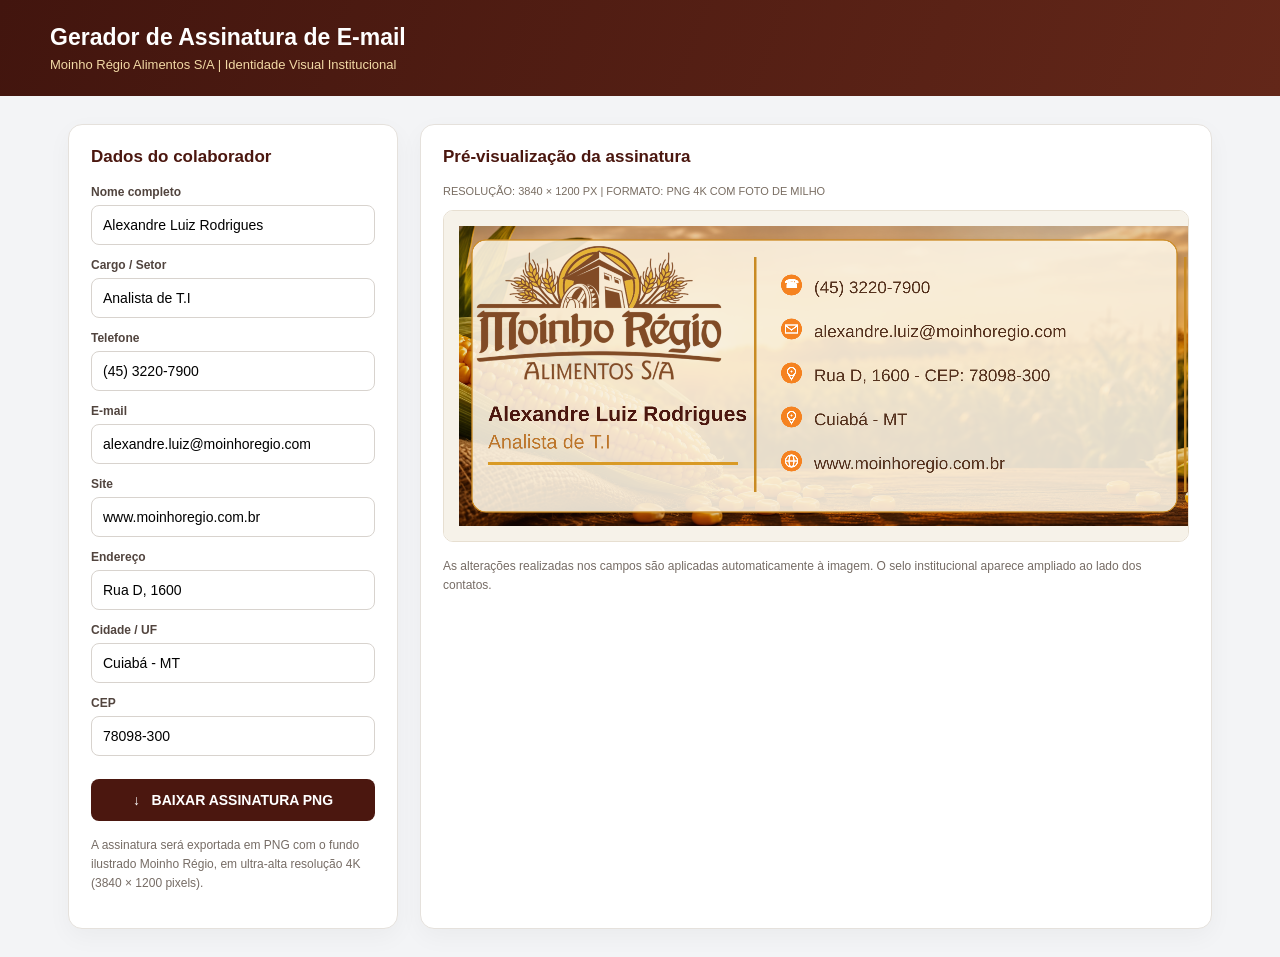
<file: index.html>
<!DOCTYPE html>
<html lang="pt-BR">
<head>
<meta charset="UTF-8">
<meta name="viewport" content="width=device-width, initial-scale=1.0">
<title>Gerador de Assinaturas | Moinho Régio</title>

<link rel="stylesheet" href="style.css">

</head>

<body>

<header>
    <div class="header-content">
        <h1>Gerador de Assinatura de E-mail</h1>
        <p>Moinho Régio Alimentos S/A | Identidade Visual Institucional</p>
    </div>
</header>

<main>

<!-- FORMULÁRIO -->

<section class="panel">

<h2>Dados do colaborador</h2>

<div class="field">
    <label>Nome completo</label>
    <input id="name" value="Alexandre Luiz Rodrigues">
</div>

<div class="field">
    <label>Cargo / Setor</label>
    <input id="role" value="Analista de T.I">
</div>

<div class="field">
    <label>Telefone</label>
    <input id="phone" value="(45) 3220-7900">
</div>

<div class="field">
    <label>E-mail</label>
    <input id="email" value="alexandre.luiz@moinhoregio.com">
</div>

<div class="field">
    <label>Site</label>
    <input id="website" value="www.moinhoregio.com.br">
</div>

<div class="field">
    <label>Endereço</label>
    <input id="address" value="Rua D, 1600">
</div>

<div class="field">
    <label>Cidade / UF</label>
    <input id="city" value="Cuiabá - MT">
</div>

<div class="field">
    <label>CEP</label>
    <input id="cep" value="78098-300">
</div>

<button class="download-button" id="download">
    ↓ &nbsp; BAIXAR ASSINATURA PNG
</button>

<p class="note">
    A assinatura será exportada em PNG com o fundo ilustrado Moinho Régio, em ultra-alta resolução 4K (3840 × 1200 pixels).
</p>

</section>

<!-- PRÉ-VISUALIZAÇÃO -->

<section class="panel">

<h2>Pré-visualização da assinatura</h2>

<div class="dimensions">
    RESOLUÇÃO: 3840 × 1200 PX | FORMATO: PNG 4K COM FOTO DE MILHO
</div>

<div class="preview-wrap">
    <canvas id="signature" width="3840" height="1200"></canvas>
</div>

<p class="note">
    As alterações realizadas nos campos são aplicadas automaticamente à imagem. O selo institucional aparece ampliado ao lado dos contatos.
</p>

</section>

</main>

<script src="script.js"></script>

</body>
</html>
</file>
<file: style.css>
:root {
    --brown: #4b170f;
    --gold: #e5a000;
    --cream: #fff8e8;
}

* {
    box-sizing: border-box;
}

body {
    margin: 0;
    background: #f3f4f6;
    color: #33231e;
    font-family: Arial, Helvetica, sans-serif;
}

header {
    background: linear-gradient(110deg, #42150e, #632719);
    color: white;
    padding: 24px;
}

.header-content {
    max-width: 1180px;
    margin: auto;
}

header h1 {
    margin: 0 0 6px;
    font-size: 23px;
}

header p {
    margin: 0;
    color: #f2d9a5;
    font-size: 13px;
}

main {
    max-width: 1180px;
    margin: 28px auto;
    padding: 0 18px;
    display: grid;
    grid-template-columns: 330px minmax(0, 1fr);
    gap: 22px;
}

.panel {
    background: white;
    border: 1px solid #e5e1dc;
    border-radius: 14px;
    padding: 22px;
    box-shadow: 0 8px 25px #24160d0a;
}

h2 {
    color: var(--brown);
    font-size: 17px;
    margin: 0 0 18px;
}

.field {
    margin-bottom: 13px;
}

label {
    display: block;
    font-size: 12px;
    font-weight: bold;
    margin-bottom: 6px;
    color: #51443e;
}

input {
    width: 100%;
    padding: 11px;
    border: 1px solid #d8d3ce;
    border-radius: 8px;
    font-size: 14px;
    outline: none;
}

input:focus {
    border-color: var(--gold);
    box-shadow: 0 0 0 2px #f5d58c55;
}

button {
    border: none;
    border-radius: 8px;
    padding: 13px 16px;
    font-size: 14px;
    font-weight: bold;
    cursor: pointer;
}

.download-button {
    width: 100%;
    background: var(--brown);
    color: white;
    margin-top: 10px;
    transition: .2s;
}

.download-button:hover {
    background: #68291d;
}

.preview-wrap {
    overflow: auto;
    padding: 15px;
    background: #f6f2e9;
    border: 1px solid #e7dfd1;
    border-radius: 10px;
}

canvas {
    display: block;
    width: 960px;
    height: 300px;
    background: #fffaf0;
}

.dimensions {
    font-size: 11px;
    color: #796d62;
    margin-bottom: 13px;
}

.note {
    font-size: 12px;
    line-height: 1.6;
    color: #766c65;
    margin-top: 15px;
}

@media(max-width: 850px) {
    main {
        grid-template-columns: 1fr;
    }
}
</file>
